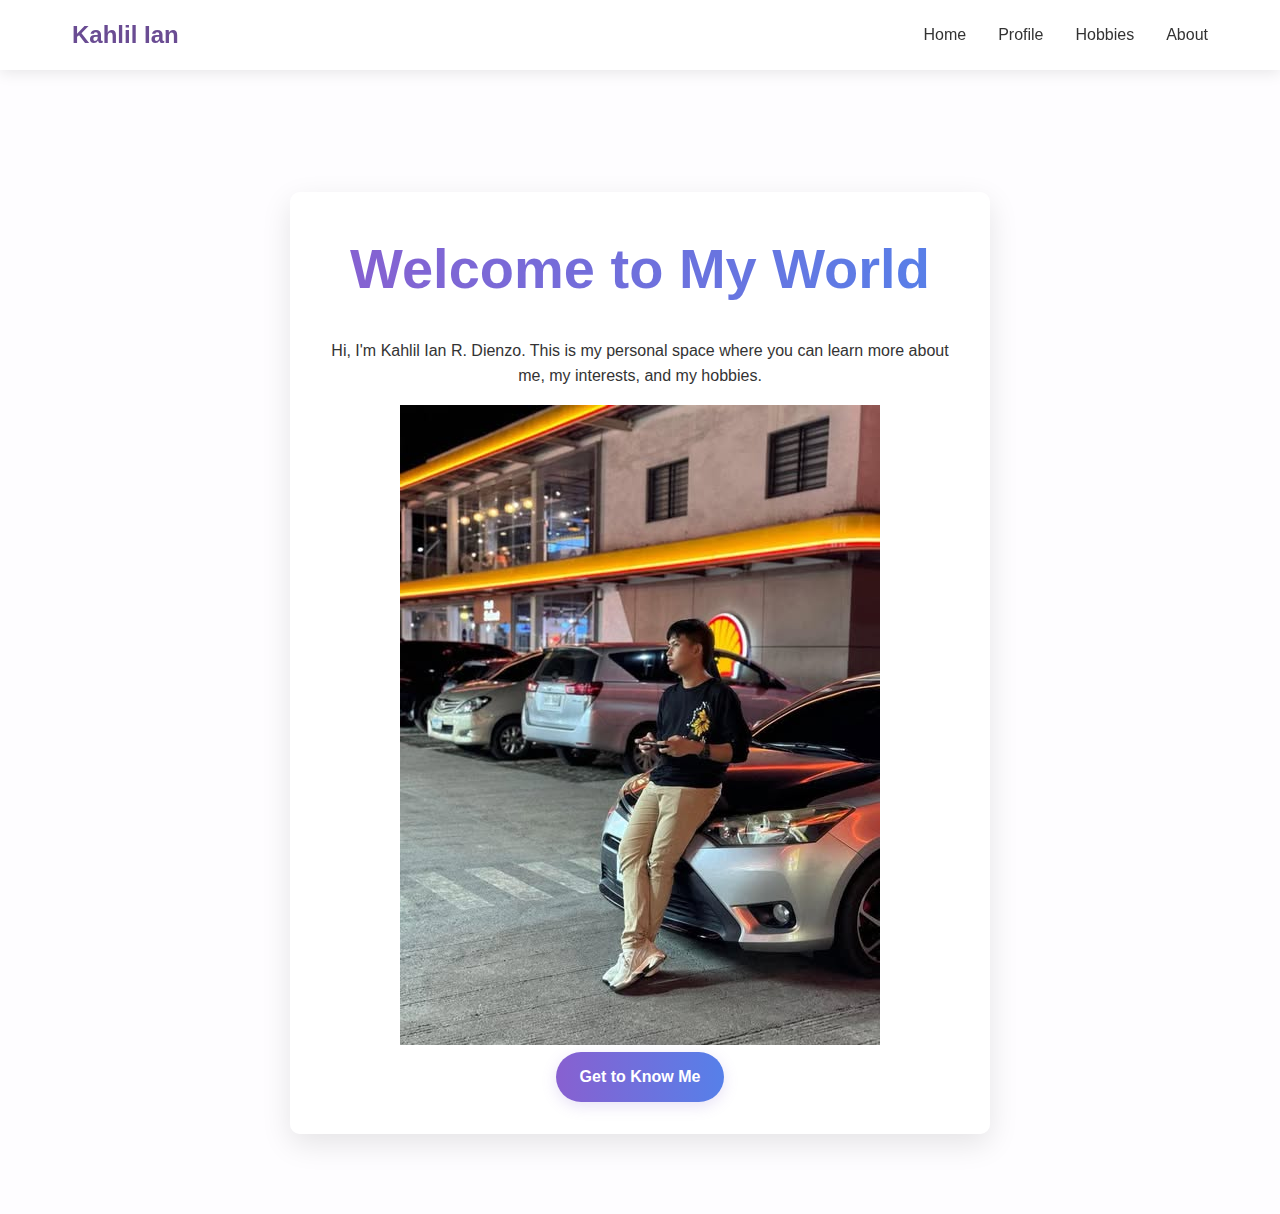
<file: index.html>
<!DOCTYPE html>
<html lang="en">
  <head>
    <meta charset="UTF-8" />
    <meta name="viewport" content="width=device-width, initial-scale=1.0" />
    <title>Kahlil Ian R. Dienzo - Home</title>
    <link rel="stylesheet" href="styles.css">
  </head>
  <body>
    <nav class="navbar">
      <div class="container navbar-container">
        <a href="index.html" class="navbar-logo">Kahlil Ian</a>
        
        <div class="navbar-toggle" onclick="toggleMenu()">
          ☰
        </div>
        
        <ul id="navbar-menu" class="navbar-menu">
          <li class="navbar-item">
            <a href="index.html" class="navbar-link" onclick="closeMenu()">Home</a>
          </li>
          <li class="navbar-item">
            <a href="profile.html" class="navbar-link" onclick="closeMenu()">Profile</a>
          </li>
          <li class="navbar-item">
            <a href="hobbies.html" class="navbar-link" onclick="closeMenu()">Hobbies</a>
          </li>
          <li class="navbar-item">
            <a href="about.html" class="navbar-link" onclick="closeMenu()">About</a>
          </li>
        </ul>
      </div>
    </nav>

    <section id="home" class="home">
      <div class="gif-background"></div>
      <div class="container">
        <div class="home-content fade-in">
          <h1>Welcome to My World</h1>
          <p>Hi, I'm Kahlil Ian R. Dienzo. This is my personal space where you can learn more about me, my interests, and my hobbies.</p>
          
          <!-- Add a div for the picture -->
          <div class="home-image">
            <!-- Replace the src with your actual image URL -->
            <img src="Kahlil.jpg" alt="Kahlil Ian R. Dienzo" />
          </div>
          
          <a href="profile.html" class="btn">Get to Know Me</a>
        </div>
      </div>
    </section>

    <script>
      function toggleMenu() {
        const menu = document.getElementById('navbar-menu');
        menu.classList.toggle('active');
      }
      
      function closeMenu() {
        const menu = document.getElementById('navbar-menu');
        menu.classList.remove('active');
      }
      
      // Add fade-in animation when scrolling
      document.addEventListener('DOMContentLoaded', function() {
        const fadeElements = document.querySelectorAll('.fade-in');
        
        const observer = new IntersectionObserver((entries) => {
          entries.forEach(entry => {
            if (entry.isIntersecting) {
              entry.target.style.opacity = 1;
              entry.target.style.transform = 'translateY(0)';
            }
          });
        }, { threshold: 0.1 });
        
        fadeElements.forEach(element => {
          observer.observe(element);
          // Set initial state for animation
          element.style.opacity = 0;
          element.style.transform = 'translateY(20px)';
          element.style.transition = 'opacity 1s ease-in-out, transform 1s ease-in-out';
        });
      });
    </script>
  </body>
</html>
</file>
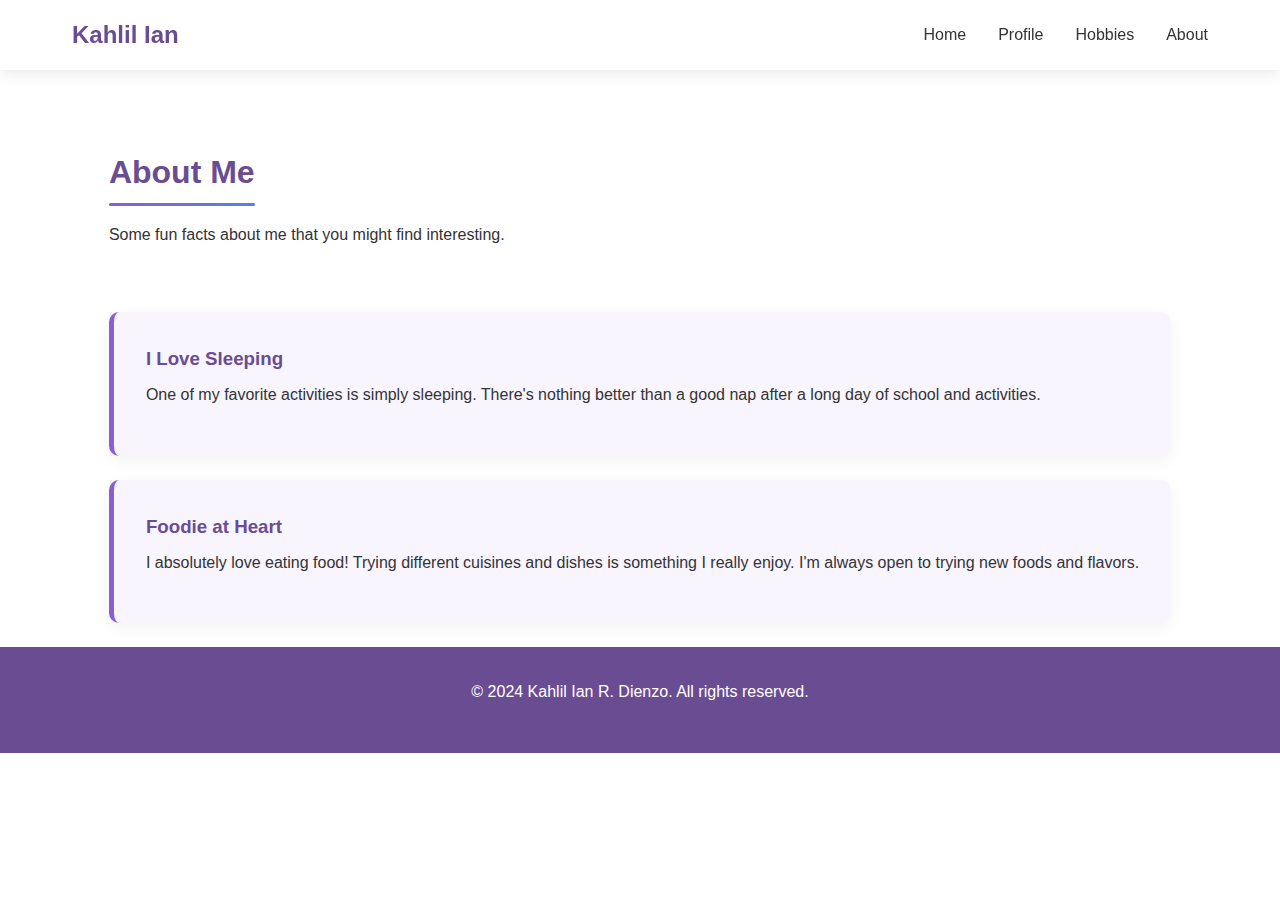
<file: about.html>
<!DOCTYPE html>
<html lang="en">
  <head>
    <meta charset="UTF-8" />
    <meta name="viewport" content="width=device-width, initial-scale=1.0" />
    <title>Kahlil Ian R. Dienzo - About</title>
    <link rel="stylesheet" href="styles.css">
  </head>
  <body>
    <nav class="navbar">
      <div class="container navbar-container">
        <a href="index.html" class="navbar-logo">Kahlil Ian</a>
        
        <div class="navbar-toggle" onclick="toggleMenu()">
          ☰
        </div>
        
        <ul id="navbar-menu" class="navbar-menu">
          <li class="navbar-item">
            <a href="index.html" class="navbar-link" onclick="closeMenu()">Home</a>
          </li>
          <li class="navbar-item">
            <a href="profile.html" class="navbar-link" onclick="closeMenu()">Profile</a>
          </li>
          <li class="navbar-item">
            <a href="hobbies.html" class="navbar-link" onclick="closeMenu()">Hobbies</a>
          </li>
          <li class="navbar-item">
            <a href="about.html" class="navbar-link" onclick="closeMenu()">About</a>
          </li>
        </ul>
      </div>
    </nav>

    <section id="about" class="about">
      <div class="container">
        <h2 class="fade-in">About Me</h2>
        <p class="fade-in">Some fun facts about me that you might find interesting.</p>
        
        <div class="about-container">
          <div class="fun-facts">
            <div class="fact-card fade-in">
              <h3>I Love Sleeping</h3>
              <p>One of my favorite activities is simply sleeping. There's nothing better than a good nap after a long day of school and activities.</p>
            </div>
            
            <div class="fact-card fade-in">
              <h3>Foodie at Heart</h3>
              <p>I absolutely love eating food! Trying different cuisines and dishes is something I really enjoy. I'm always open to trying new foods and flavors.</p>
            </div>
          </div>
        </div>
      </div>
      
      <footer class="footer">
        <div class="container">
          <p>&copy; 2024 Kahlil Ian R. Dienzo. All rights reserved.</p>
        </div>
      </footer>
    </section>

    <script>
      function toggleMenu() {
        const menu = document.getElementById('navbar-menu');
        menu.classList.toggle('active');
      }
      
      function closeMenu() {
        const menu = document.getElementById('navbar-menu');
        menu.classList.remove('active');
      }
      
      // Add fade-in animation when scrolling
      document.addEventListener('DOMContentLoaded', function() {
        const fadeElements = document.querySelectorAll('.fade-in');
        
        const observer = new IntersectionObserver((entries) => {
          entries.forEach(entry => {
            if (entry.isIntersecting) {
              entry.target.style.opacity = 1;
              entry.target.style.transform = 'translateY(0)';
            }
          });
        }, { threshold: 0.1 });
        
        fadeElements.forEach(element => {
          observer.observe(element);
          // Set initial state for animation
          element.style.opacity = 0;
          element.style.transform = 'translateY(20px)';
          element.style.transition = 'opacity 1s ease-in-out, transform 1s ease-in-out';
        });
      });
    </script>
  </body>
</html>
</file>
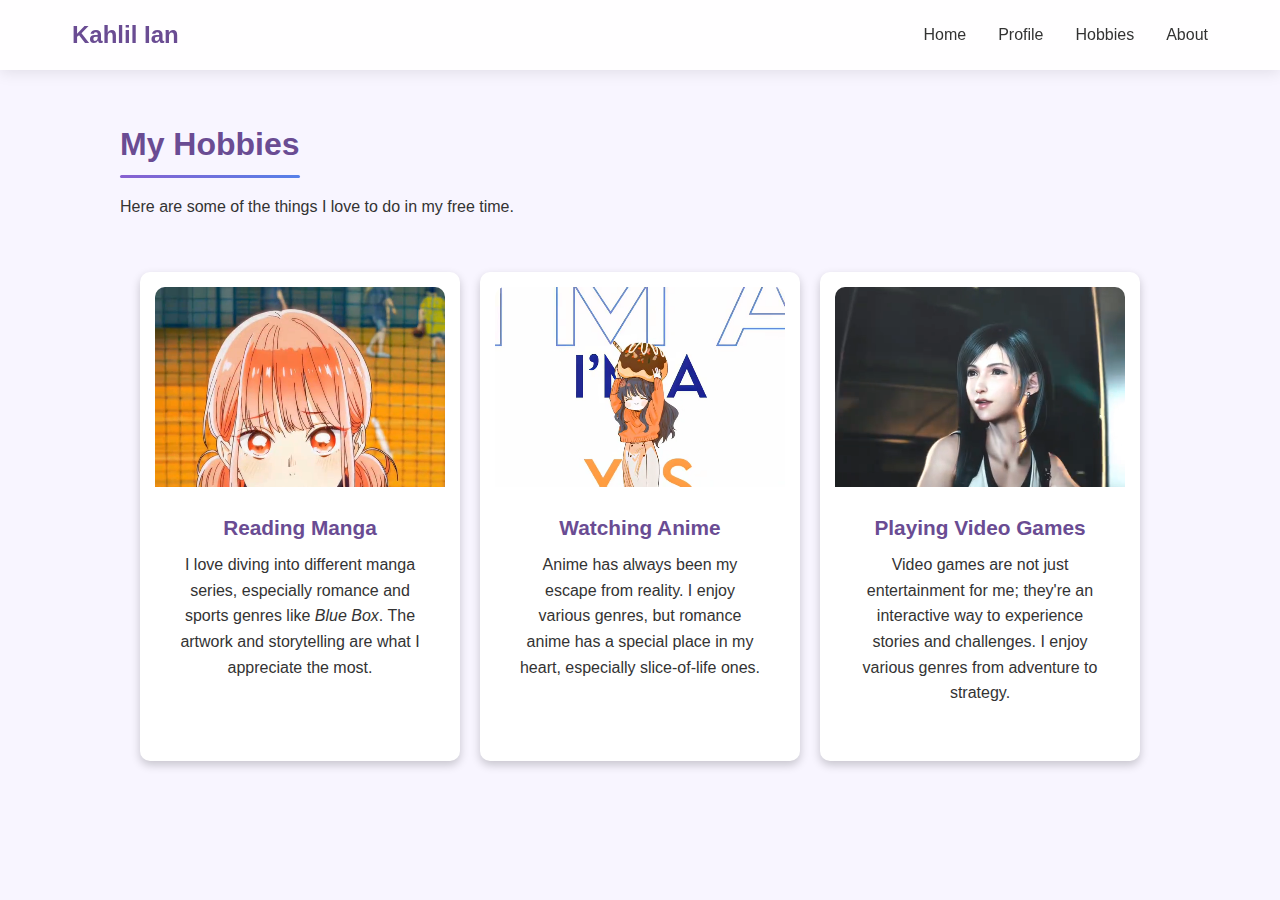
<file: hobbies.html>
<!DOCTYPE html>
<html lang="en">
  <head>
    <meta charset="UTF-8" />
    <meta name="viewport" content="width=device-width, initial-scale=1.0" />
    <title>Kahlil Ian R. Dienzo - Hobbies</title>
    <link rel="stylesheet" href="styles.css">
  </head>
  <body>
    <nav class="navbar">
      <div class="container navbar-container">
        <a href="index.html" class="navbar-logo">Kahlil Ian</a>
        
        <div class="navbar-toggle" onclick="toggleMenu()">
          ☰
        </div>
        
        <ul id="navbar-menu" class="navbar-menu">
          <li class="navbar-item">
            <a href="index.html" class="navbar-link" onclick="closeMenu()">Home</a>
          </li>
          <li class="navbar-item">
            <a href="profile.html" class="navbar-link" onclick="closeMenu()">Profile</a>
          </li>
          <li class="navbar-item">
            <a href="hobbies.html" class="navbar-link" onclick="closeMenu()">Hobbies</a>
          </li>
          <li class="navbar-item">
            <a href="about.html" class="navbar-link" onclick="closeMenu()">About</a>
          </li>
        </ul>
      </div>
    </nav>

  <style>
    .hobbies-container {
        display: flex;
        justify-content: center;
        align-items: center;
        flex-wrap: wrap;
        gap: 20px;
        padding: 20px;
    }

    .hobbies-grid {
        display: flex;
        flex-wrap: wrap;
        justify-content: center;
        gap: 20px;
    }

    .hobby-card {
        background: #fff;
        padding: 15px;
        border-radius: 10px;
        box-shadow: 0 4px 10px rgba(0, 0, 0, 0.2);
        text-align: center;
        width: 320px;
    }

    .hobby-img video,
    .hobby-img img {
        width: 100%;
        height: auto;
        border-radius: 10px;
        pointer-events: none; /* Makes videos non-clickable */
    }
</style>

<section id="hobbies" class="hobbies">
    <div class="container">
        <h2 class="fade-in">My Hobbies</h2>
        <p class="fade-in">Here are some of the things I love to do in my free time.</p>
        
        <div class="hobbies-container">
            <div class="hobbies-grid">
                <!-- Reading Manga -->
                <div class="hobby-card fade-in">
                    <div class="hobby-img">
                        <video src="Hina.mp4" autoplay loop muted></video>
                    </div>
                    <div class="hobby-content">
                        <h3>Reading Manga</h3>
                        <p>I love diving into different manga series, especially romance and sports genres like <i>Blue Box</i>. The artwork and storytelling are what I appreciate the most.</p>
                    </div>
                </div>

                <!-- Watching Anime -->
                <div class="hobby-card fade-in">
                    <div class="hobby-img">
                        <video src="Manga.mp4" autoplay loop muted></video>
                    </div>
                    <div class="hobby-content">
                        <h3>Watching Anime</h3>
                        <p>Anime has always been my escape from reality. I enjoy various genres, but romance anime has a special place in my heart, especially slice-of-life ones.</p>
                    </div>
                </div>

                <!-- Playing Video Games -->
                <div class="hobby-card fade-in">
                    <div class="hobby-img">
                        <video src="Games.mp4" autoplay loop muted></video>
                    </div>
                    <div class="hobby-content">
                        <h3>Playing Video Games</h3>
                        <p>Video games are not just entertainment for me; they're an interactive way to experience stories and challenges. I enjoy various genres from adventure to strategy.</p>
                    </div>
                </div>
            </div>
        </div>
    </div>
</section>


    <script>
      function toggleMenu() {
        const menu = document.getElementById('navbar-menu');
        menu.classList.toggle('active');
      }
      
      function closeMenu() {
        const menu = document.getElementById('navbar-menu');
        menu.classList.remove('active');
      }
      
      // Add fade-in animation when scrolling
      document.addEventListener('DOMContentLoaded', function() {
        const fadeElements = document.querySelectorAll('.fade-in');
        
        const observer = new IntersectionObserver((entries) => {
          entries.forEach(entry => {
            if (entry.isIntersecting) {
              entry.target.style.opacity = 1;
              entry.target.style.transform = 'translateY(0)';
            }
          });
        }, { threshold: 0.1 });
        
        fadeElements.forEach(element => {
          observer.observe(element);
          // Set initial state for animation
          element.style.opacity = 0;
          element.style.transform = 'translateY(20px)';
          element.style.transition = 'opacity 1s ease-in-out, transform 1s ease-in-out';
        });
      });
    </script>
  </body>
</html>
</file>
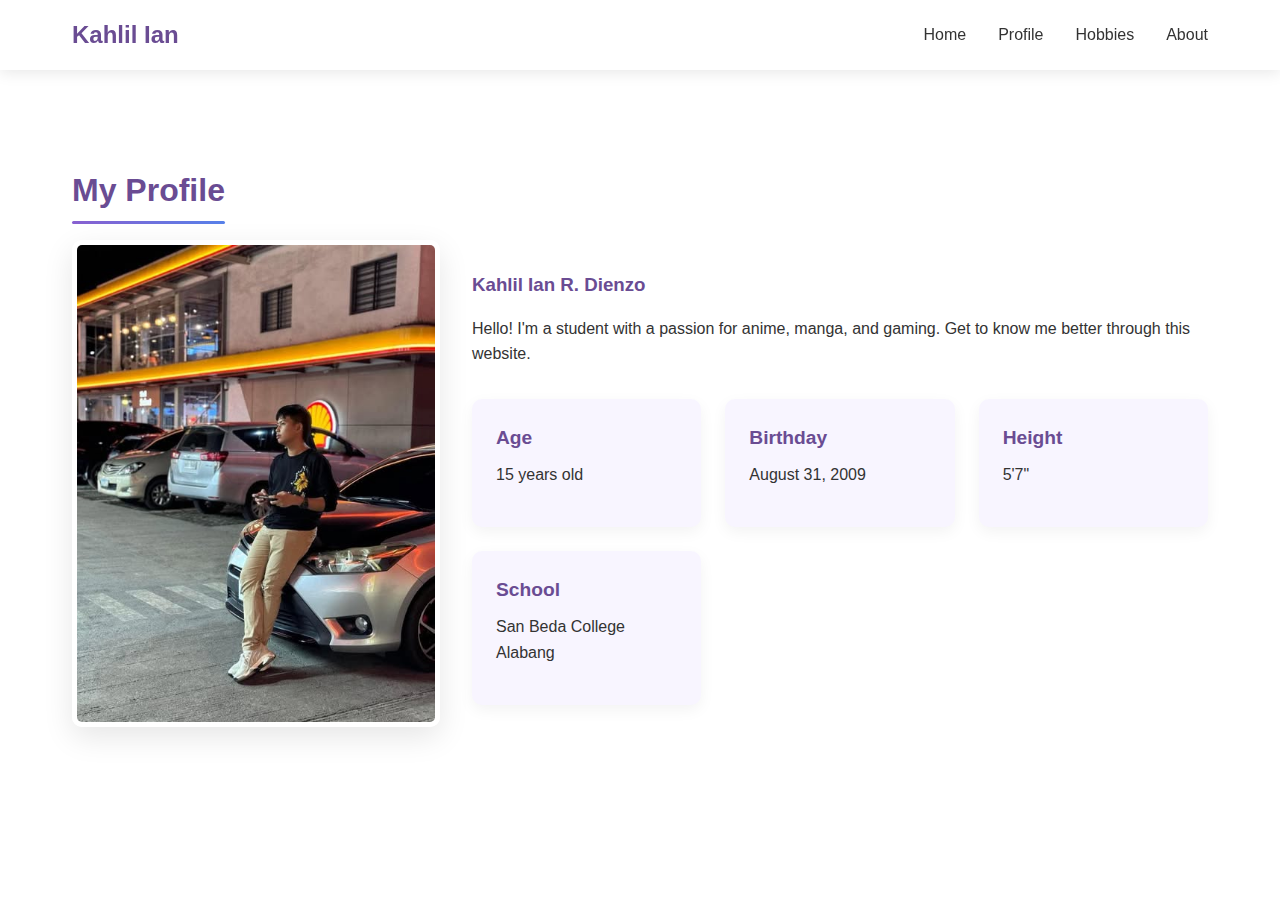
<file: profile.html>
<!DOCTYPE html>
<html lang="en">
<head>
    <meta charset="UTF-8" />
    <meta name="viewport" content="width=device-width, initial-scale=1.0" />
    <title>Kahlil Ian R. Dienzo - Profile</title>
    <link rel="stylesheet" href="styles.css">
</head>
<body>
    <nav class="navbar">
        <div class="container navbar-container">
            <a href="index.html" class="navbar-logo">Kahlil Ian</a>

            <div class="navbar-toggle" onclick="toggleMenu()">
                ☰
            </div>

            <ul id="navbar-menu" class="navbar-menu">
                <li class="navbar-item">
                    <a href="index.html" class="navbar-link" onclick="closeMenu()">Home</a>
                </li>
                <li class="navbar-item">
                    <a href="profile.html" class="navbar-link" onclick="closeMenu()">Profile</a>
                </li>
                <li class="navbar-item">
                    <a href="hobbies.html" class="navbar-link" onclick="closeMenu()">Hobbies</a>
                </li>
                <li class="navbar-item">
                    <a href="about.html" class="navbar-link" onclick="closeMenu()">About</a>
                </li>
            </ul>
        </div>
    </nav>

    <section id="profile" class="profile">
        <div class="container">
            <h2 class="fade-in">My Profile</h2>

            <div class="profile-container">
                <div class="profile-image fade-in">
                    <img src="Kahlil.jpg" alt="Kahlil Ian R. Dienzo" />
                </div>

                <div class="profile-info fade-in">
                    <h3>Kahlil Ian R. Dienzo</h3>
                    <p>Hello! I'm a student with a passion for anime, manga, and gaming. Get to know me better through this website.</p>

                    <div class="profile-details">
                        <div class="profile-item">
                            <h3>Age</h3>
                            <p>15 years old</p>
                        </div>

                        <div class="profile-item">
                            <h3>Birthday</h3>
                            <p>August 31, 2009</p>
                        </div>

                        <div class="profile-item">
                            <h3>Height</h3>
                            <p>5'7"</p>
                        </div>

                        <div class="profile-item">
                            <h3>School</h3>
                            <p>San Beda College Alabang</p>
                        </div>
                    </div>
                </div>
            </div>
        </div>
    </section>

    <script>
        function toggleMenu() {
            const menu = document.getElementById('navbar-menu');
            menu.classList.toggle('active');
        }

        function closeMenu() {
            const menu = document.getElementById('navbar-menu');
            menu.classList.remove('active');
        }

        // Add fade-in animation when scrolling
        document.addEventListener('DOMContentLoaded', function () {
            const fadeElements = document.querySelectorAll('.fade-in');

            const observer = new IntersectionObserver((entries) => {
                entries.forEach(entry => {
                    if (entry.isIntersecting) {
                        entry.target.style.opacity = 1;
                        entry.target.style.transform = 'translateY(0)';
                    }
                });
            }, { threshold: 0.1 });

            fadeElements.forEach(element => {
                observer.observe(element);
                // Set initial state for animation
                element.style.opacity = 0;
                element.style.transform = 'translateY(20px)';
                element.style.transition = 'opacity 1s ease-in-out, transform 1s ease-in-out';
            });
        });
    </script>
</body>
</html>
</file>
<file: styles.css>
* {
  margin: 0;
  padding: 0;
  box-sizing: border-box;
  font-family: 'Segoe UI', Tahoma, Geneva, Verdana, sans-serif;
}

html {
  scroll-behavior: smooth;
}

body {
  background-color: #f8f5ff;
  color: #333;
  line-height: 1.6;
}

h1, h2, h3, h4, h5, h6 {
  font-weight: 600;
  margin-bottom: 1rem;
  color: #6a4c93;
}

h1 {
  font-size: 2.5rem;
}

h2 {
  font-size: 2rem;
  position: relative;
  display: inline-block;
  padding-bottom: 0.5rem;
}

h2::after {
  content: '';
  position: absolute;
  left: 0;
  bottom: 0;
  width: 100%;
  height: 3px;
  background: linear-gradient(90deg, #8860d0, #5680e9);
  border-radius: 3px;
}

p {
  margin-bottom: 1rem;
}

.container {
  max-width: 1200px;
  margin: 0 auto;
  padding: 0 2rem;
}

section {
  padding: 5rem 0;
  min-height: 100vh;
  display: flex;
  flex-direction: column;
  justify-content: center;
}

.btn {
  display: inline-block;
  padding: 0.75rem 1.5rem;
  background: linear-gradient(90deg, #8860d0, #5680e9);
  color: white;
  border-radius: 30px;
  text-decoration: none;
  font-weight: 600;
  transition: all 0.3s ease;
  border: none;
  cursor: pointer;
  box-shadow: 0 4px 15px rgba(134, 104, 208, 0.2);
}

.btn:hover {
  transform: translateY(-3px);
  box-shadow: 0 7px 20px rgba(134, 104, 208, 0.3);
}

img {
  max-width: 100%;
}

/* Navbar styles */
.navbar {
  position: fixed;
  top: 0;
  left: 0;
  width: 100%;
  background-color: rgba(255, 255, 255, 0.9);
  backdrop-filter: blur(10px);
  box-shadow: 0 2px 15px rgba(0, 0, 0, 0.1);
  z-index: 1000;
  padding: 1rem 0;
}

.navbar-container {
  display: flex;
  justify-content: space-between;
  align-items: center;
}

.navbar-logo {
  font-weight: 700;
  font-size: 1.5rem;
  color: #6a4c93;
  text-decoration: none;
}

.navbar-menu {
  display: flex;
  list-style: none;
}

.navbar-item {
  margin-left: 2rem;
}

.navbar-link {
  text-decoration: none;
  color: #333;
  font-weight: 500;
  position: relative;
  padding-bottom: 0.25rem;
}

.navbar-link::after {
  content: '';
  position: absolute;
  left: 0;
  bottom: 0;
  width: 0;
  height: 2px;
  background: linear-gradient(90deg, #8860d0, #5680e9);
  transition: width 0.3s ease;
}

.navbar-link:hover::after {
  width: 100%;
}

.navbar-toggle {
  display: none;
  cursor: pointer;
  font-size: 1.5rem;
}

/* Home section styles */
.home {
  background-color: rgba(255, 255, 255, 0.8);
  text-align: center;
  padding-top: 12rem;
  position: relative;
  overflow: hidden;
}

.gif-background {
  position: absolute;
  top: 0;
  left: 0;
  width: 100%;
  height: 100%;
  background: url('https://images.unsplash.com/photo-1500673922987-e212871fec22') no-repeat center center/cover;
  z-index: -1;
  opacity: 0.6;
  animation: backgroundAnimation 20s infinite alternate;
}

@keyframes backgroundAnimation {
  0% {
    transform: scale(1);
  }
  100% {
    transform: scale(1.1);
  }
}

.home-content {
  max-width: 700px;
  margin: 0 auto;
  position: relative;
  z-index: 1;
  background-color: rgba(255, 255, 255, 0.8);
  padding: 2rem;
  border-radius: 10px;
  box-shadow: 0 10px 30px rgba(0, 0, 0, 0.1);
}

.home h1 {
  font-size: 3.5rem;
  margin-bottom: 1.5rem;
  background: linear-gradient(90deg, #8860d0, #5680e9);
  -webkit-background-clip: text;
  background-clip: text;
  color: transparent;
}

/* Profile section styles */
.profile {
  background-color: white;
}

.profile-container {
  display: flex;
  flex-wrap: wrap;
  align-items: center;
  gap: 2rem;
}

.profile-image {
  flex: 1;
  min-width: 300px;
}

.profile-image img {
  border-radius: 10px;
  box-shadow: 0 10px 30px rgba(0, 0, 0, 0.1);
  border: 5px solid white;
}

.profile-info {
  flex: 2;
  min-width: 300px;
}

.profile-details {
  display: grid;
  grid-template-columns: repeat(auto-fill, minmax(200px, 1fr));
  gap: 1.5rem;
  margin-top: 2rem;
}

.profile-item {
  background-color: #f8f5ff;
  padding: 1.5rem;
  border-radius: 10px;
  box-shadow: 0 5px 15px rgba(0, 0, 0, 0.05);
  transition: transform 0.3s ease;
}

.profile-item:hover {
  transform: translateY(-5px);
}

.profile-item h3 {
  font-size: 1.2rem;
  margin-bottom: 0.5rem;
  color: #6a4c93;
}

/* Hobbies section styles */
.hobbies {
  background-color: #f8f5ff;
}

.hobbies-container {
  margin-top: 2rem;
}

.hobbies-grid {
  display: grid;
  grid-template-columns: repeat(auto-fill, minmax(300px, 1fr));
  gap: 2rem;
}

.hobby-card {
  background-color: white;
  border-radius: 10px;
  overflow: hidden;
  box-shadow: 0 10px 20px rgba(0, 0, 0, 0.05);
  transition: transform 0.3s ease;
}

.hobby-card:hover {
  transform: translateY(-10px);
}

.hobby-img {
  height: 200px;
  overflow: hidden;
}

.hobby-img img {
  width: 100%;
  height: 100%;
  object-fit: cover;
  transition: transform 0.5s ease;
}

.hobby-card:hover .hobby-img img {
  transform: scale(1.1);
}

.hobby-content {
  padding: 1.5rem;
}

.hobby-content h3 {
  font-size: 1.3rem;
  margin-bottom: 0.5rem;
}

/* About section styles */
.about {
  background-color: white;
}

.about-container {
  margin-top: 2rem;
  display: flex;
  flex-direction: column;
  align-items: center;
}

.fun-facts {
  margin-top: 2rem;
  width: 100%;
}

.fact-card {
  background-color: #f8f5ff;
  border-radius: 10px;
  padding: 2rem;
  margin-bottom: 1.5rem;
  box-shadow: 0 5px 15px rgba(0, 0, 0, 0.05);
  transition: transform 0.3s ease;
  border-left: 5px solid #8860d0;
}

.fact-card:hover {
  transform: translateX(10px);
}

.fact-card h3 {
  margin-bottom: 0.5rem;
  display: flex;
  align-items: center;
  gap: 0.5rem;
}

/* Footer styles */
.footer {
  padding: 2rem 0;
  background-color: #6a4c93;
  color: white;
  text-align: center;
}

/* Responsive styles */
@media (max-width: 768px) {
  section {
    padding: 3rem 0;
  }
  
  .navbar-toggle {
    display: block;
  }
  
  .navbar-menu {
    display: none;
    flex-direction: column;
    position: absolute;
    top: 100%;
    left: 0;
    width: 100%;
    background-color: white;
    padding: 1rem 0;
    box-shadow: 0 10px 15px rgba(0, 0, 0, 0.1);
  }
  
  .navbar-menu.active {
    display: flex;
  }
  
  .navbar-item {
    margin: 0.5rem 2rem;
  }
  
  .profile-container {
    flex-direction: column;
  }
  
  .hobbies-grid {
    grid-template-columns: 1fr;
  }
}
</file>
